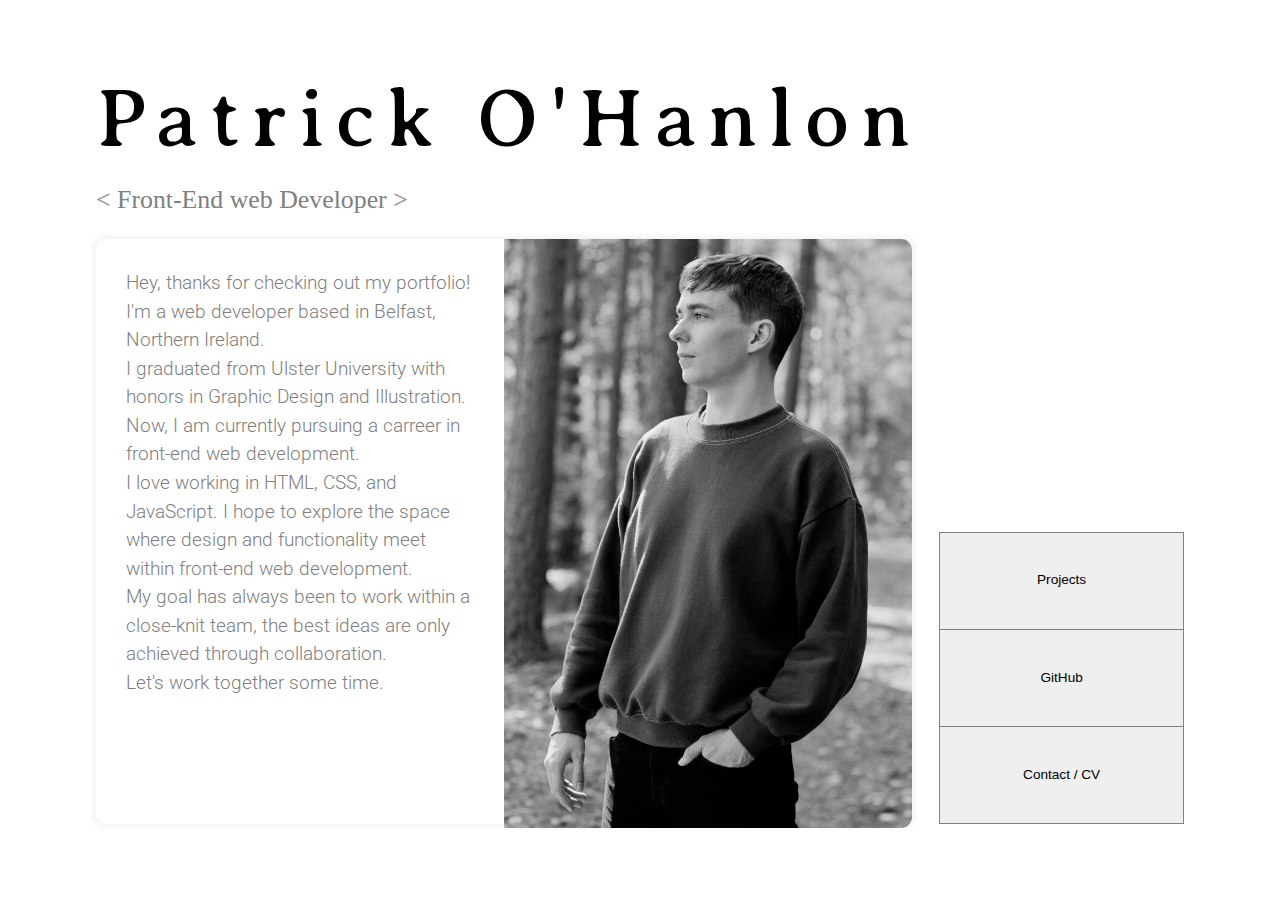
<file: index.html>
<!DOCTYPE html>
<html lang="en">
  <head>
    <meta charset="UTF-8" />
    <meta http-equiv="X-UA-Compatible" content="IE=edge" />
    <meta name="viewport" content="width=device-width, initial-scale=1.0" />
    <link rel="stylesheet" href="index.css" />
    <link rel="stylesheet" href="reset.css" />
    <link rel="preconnect" href="https://fonts.googleapis.com" />
    <link rel="preconnect" href="https://fonts.gstatic.com" crossorigin />
    <link
      href="https://fonts.googleapis.com/css2?family=Averia+Serif+Libre:wght@300&family=Coming+Soon&family=Roboto:wght@300;400&display=swap"
      rel="stylesheet"
    />
    <title>Patrick O'Hanlon</title>
  </head>
  <body>
    <div class="layout-container">
      <div class="title-container">
        <div class="title">Patrick O'Hanlon</div>
        <div class="subtitle">&lt; Front-End web Developer &gt;</div>
      </div>
      <div class="info-container">
        <div class="about">
          <p>
            Hey, thanks for checking out my portfolio! <br />
            I'm a web developer based in Belfast, Northern Ireland. <br />
            I graduated from Ulster University with honors in Graphic Design and
            Illustration. Now, I am currently pursuing a carreer in front-end
            web development. <br />
            I love working in HTML, CSS, and JavaScript. I hope to explore the
            space where design and functionality meet within front-end web
            development. <br />
            My goal has always been to work within a close-knit team, the best ideas
            are only achieved through collaboration. <br />
            Let's work together some time.
          </p>
        </div>
        <div class="photo-container">
          <img class="photo" src="images/myself.jpg" alt="" />
        </div>
      </div>
      <nav class="nav-container">
        <a class="projects-button" href="placeholder.html">
          <button>Projects</button>
        </a>
        <a
          class="github-button"
          href="https://github.com/patrickohanlondev"
          target="_blank"
        >
          <button>GitHub</button>
        </a>
        <a class="contact-button" href="placeholder.html">
          <button>Contact / CV</button>
        </a>
      </nav>
    </div>
  </body>
</html>
</file>
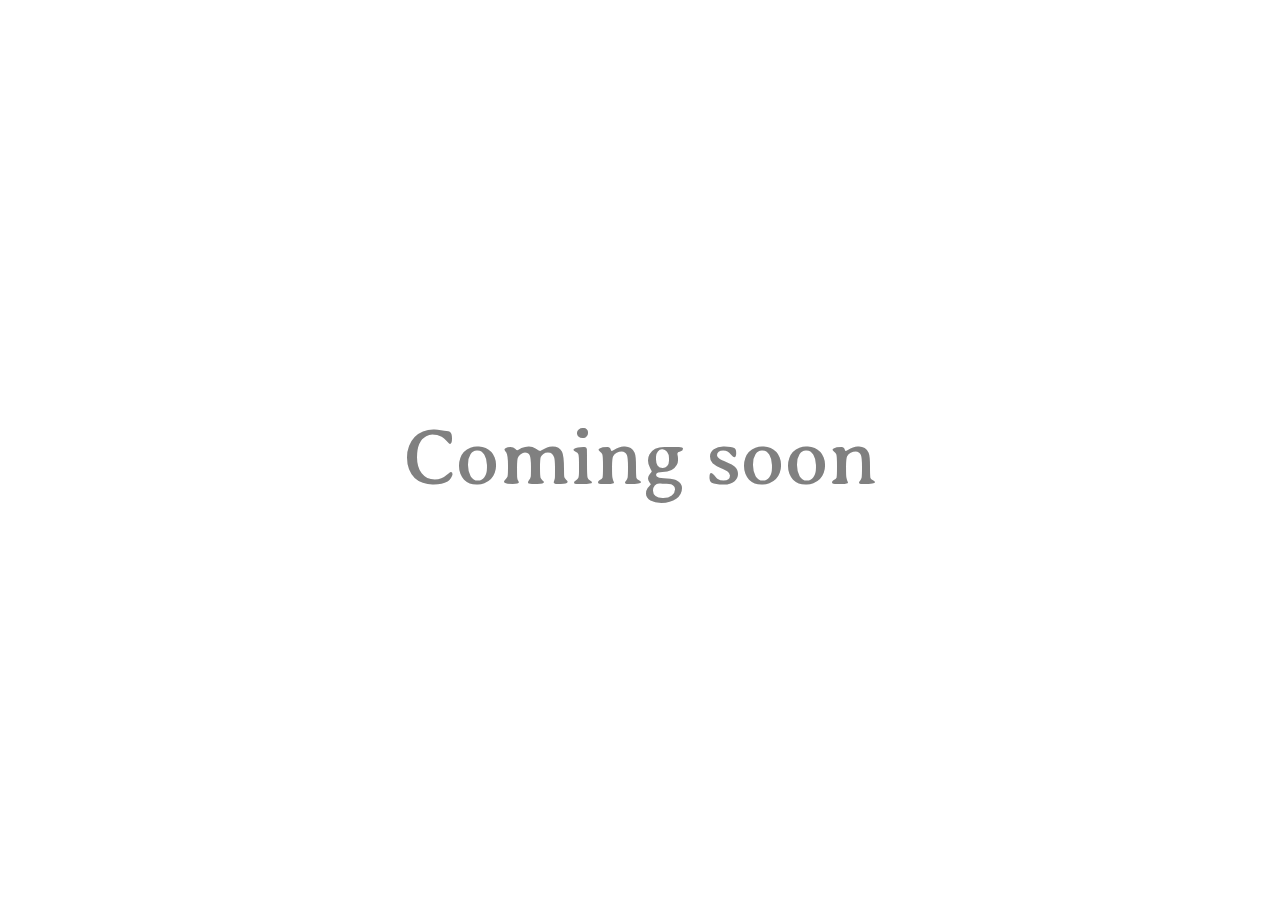
<file: placeholder.html>
<!DOCTYPE html>
<html lang="en">
  <head>
    <meta charset="UTF-8" />
    <meta http-equiv="X-UA-Compatible" content="IE=edge" />
    <meta name="viewport" content="width=device-width, initial-scale=1.0" />
    <link rel="stylesheet" href="placeholder.css" />
    <link rel="preconnect" href="https://fonts.googleapis.com" />
    <link rel="preconnect" href="https://fonts.gstatic.com" crossorigin />
    <link
      href="https://fonts.googleapis.com/css2?family=Averia+Serif+Libre:wght@300&display=swap"
      rel="stylesheet"
    />
    <title>Patrick O'Hanlon</title>
  </head>
  <body>
    <div>Coming soon</div>
  </body>
</html>
</file>
<file: index.css>
body {
  font-family: Arial, Helvetica, sans-serif;
  font-size: 16px;
}

.layout-container {
  position: absolute;
  width: 80rem;
  height: 55rem;
  top: 50%;
  margin-top: -27.5rem;
  left: 50%;
  margin-left: -40rem;
  zoom: 0.85;
  -moz-transform: scale(0.85);
}

.title-container {
  display: flex;
  flex-direction: column;
  position: relative;
  height: 10rem;
  width: 61rem;
}

.title {
  margin-top: -1.3rem;
  font-size: 6rem;
  font-family: 'Averia Serif Libre', cursive;
  letter-spacing: 0.84rem;
}

.subtitle {
  font-size: 1.9rem;
  font-family: 'Coming Soon', cursive;
  color: grey;
}

.info-container {
  position: absolute;
  display: flex;
  bottom: 0rem;
  height: 43rem;
  width: 60rem;
  box-shadow: 0rem 0rem 0.5rem 0.2rem rgba(0, 0, 0, 0.05) ;
  border-radius: 0.8rem;
}

.about {
  display: flex;
  flex: 1;
  font-family: 'Roboto', sans-serif;
  font-size: 1.4rem;
  color: gray;
  font-weight: 300;
}

p {
  padding: 2.2rem;
}

br {
  display: block;
  content: "";
  margin-top: 1.2rem;
}

.photo-container {
  flex: 1;
}

.photo {
  width: 30rem;
  object-fit: cover;
  border-radius: 0rem 0.8rem 0.8rem 0rem;
}

.nav-container {
  display: flex;
  flex-direction: column;
  position: absolute;
  height: 21.5rem;
  width: 18rem;
  bottom: 0rem;
  right: 0rem;
}

button {
  border: 1px solid grey;
  height: 100%;
  width: 100%;
  font-family: 'Roboto', sans-serif;
  font-size: 1.5rem;
  font-weight: 300;
}

button:hover {
  background-color: lightgreen;
  transition: 0.3s;
  cursor: pointer;
}

.projects-button {
  flex: 1;
  margin-bottom: -1px;
}

.github-button {
  flex: 1;
  margin-bottom: -1px;
}

.contact-button {
  flex: 1;
}
</file>
<file: placeholder.css>
div {
  position: absolute;
  display: grid;
  font-family: 'Averia Serif Libre', cursive;
  font-size: 5rem;
  color: grey;
  height: 5rem;
  width: 50rem;
  place-items: center;
  top: 50%;
  left: 50%;
  margin-top: -2.5rem;
  margin-left: -25rem;
}
</file>
